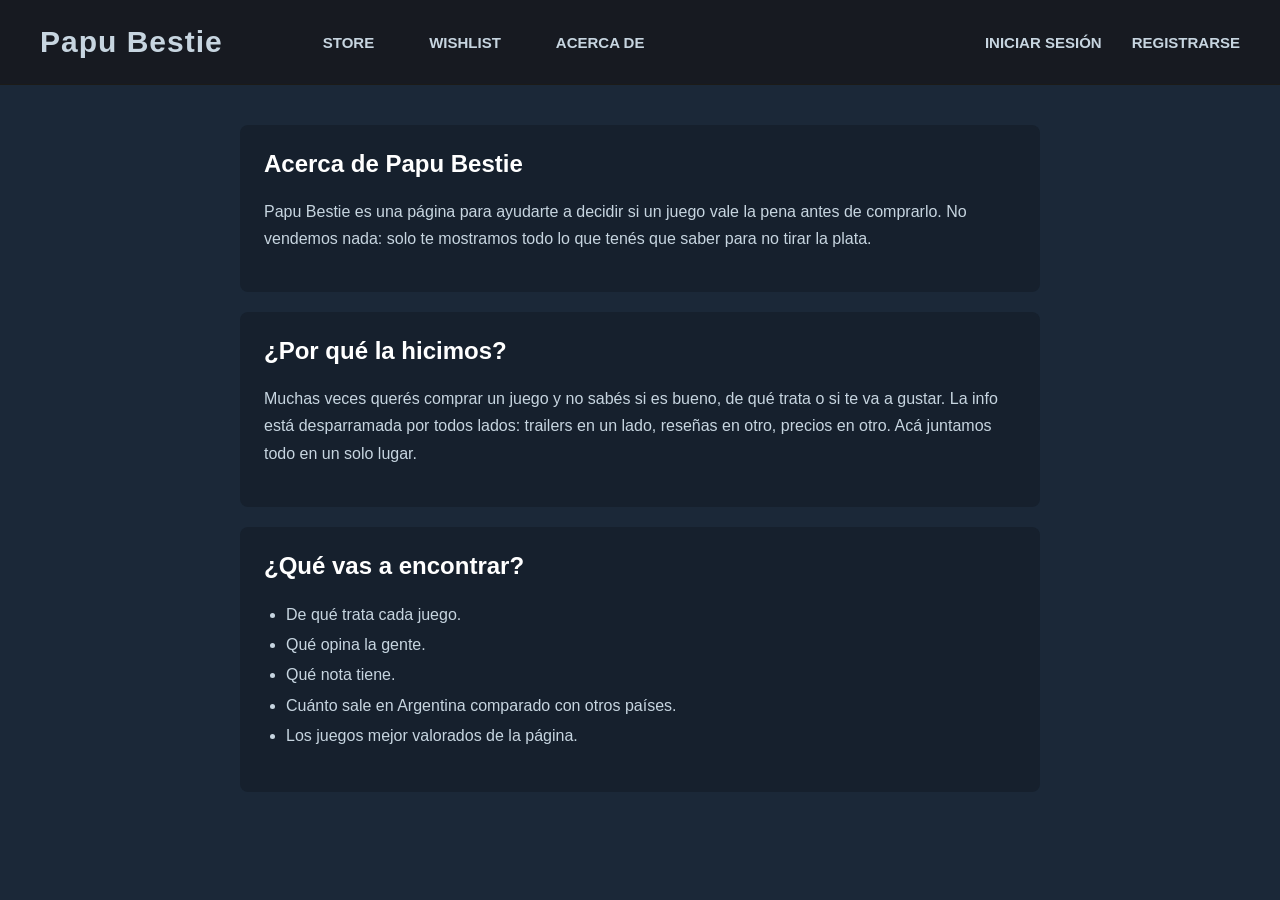
<file: PROYECTOFINALHTML-20261028T020028Z-1-001/PROYECTOFINALHTML/acerca.html>
<!DOCTYPE html>
<html lang="en">
<head>
    <meta charset="UTF-8">
    <meta name="viewport" content="width=device-width, initial-scale=1.0">
    <title>Acerca de - Papu Bestie</title>
    <link rel="stylesheet" href="style/Acerca.css">
     <link rel="stylesheet" href="style/style.css">
</head>
<body>

    <header>
    <nav class="barra-navegadora">
        <div class="logo-PapuBestie">Papu Bestie</div>
        <div class="contenedor-menu">
            <a class="item-menu" href="index.html">Store</a>
            <a class="item-menu" href="wishlist.html">Wishlist</a>
            <a class="item-menu" href="acerca.html">Acerca de</a>
        </div>
        <div class="contenedor-sesion">
            <a class="item-menu" href="login.html">Iniciar Sesión</a>
            <a class="item-menu" href="registrarse.html">Registrarse</a>
        </div>
    </nav>
</header>

<main class="acerca">

    <section class="acerca-bloque">
        <h1>Acerca de Papu Bestie</h1>
        <p>
            Papu Bestie es una página para ayudarte a decidir si un juego vale la pena
            antes de comprarlo. No vendemos nada: solo te mostramos todo lo que tenés
            que saber para no tirar la plata.
        </p>
    </section>

    <section class="acerca-bloque">
        <h2>¿Por qué la hicimos?</h2>
        <p>
            Muchas veces querés comprar un juego y no sabés si es bueno, de qué trata
            o si te va a gustar. La info está desparramada por todos lados: trailers
            en un lado, reseñas en otro, precios en otro. Acá juntamos todo en un solo
            lugar.
        </p>
    </section>

    <section class="acerca-bloque">
        <h2>¿Qué vas a encontrar?</h2>
        <ul class="acerca-lista">
            <li>De qué trata cada juego.</li>
            <li>Qué opina la gente.</li>
            <li>Qué nota tiene.</li>
            <li>Cuánto sale en Argentina comparado con otros países.</li>
            <li>Los juegos mejor valorados de la página.</li>
        </ul>
    </section>

</main>

</body>
</html>
</file>
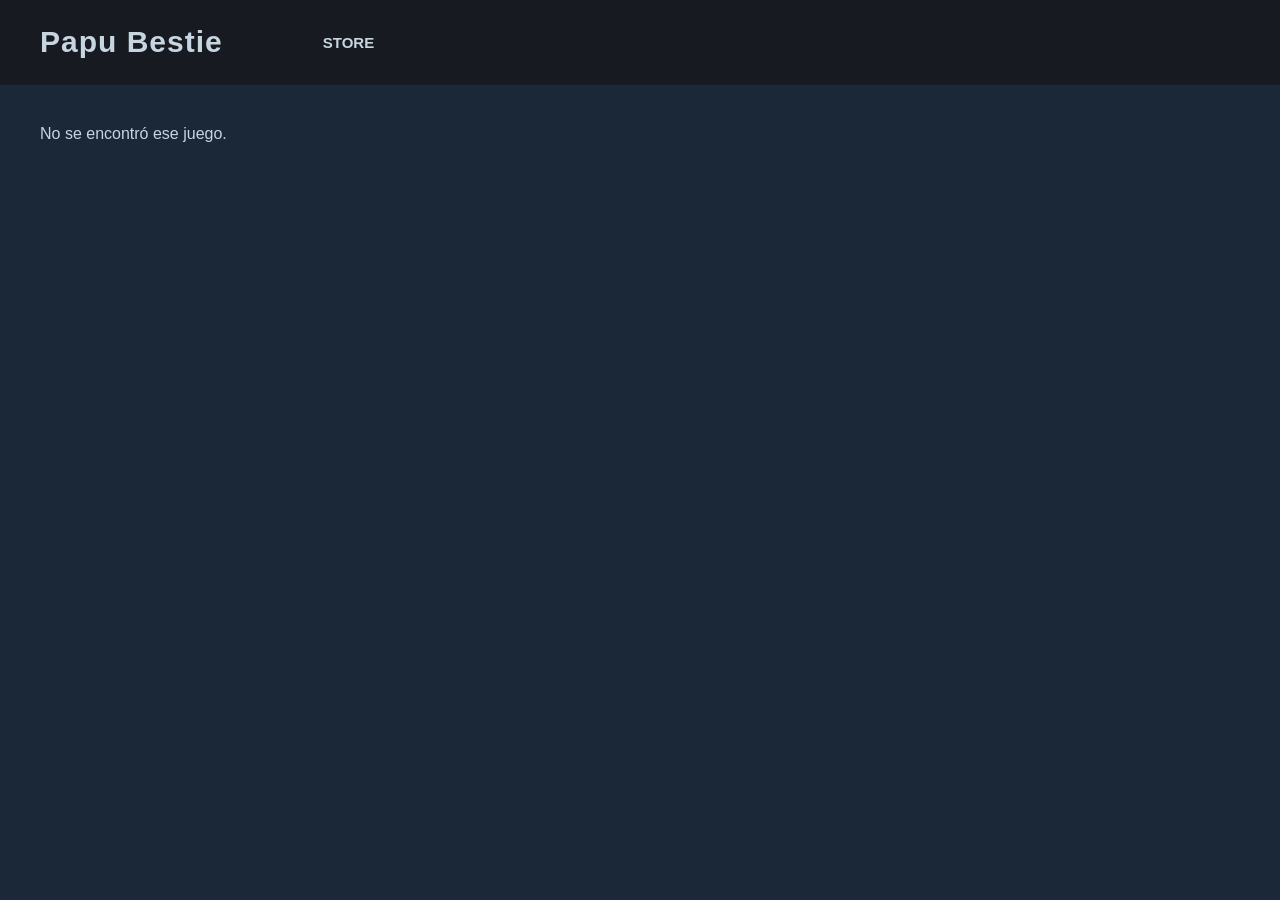
<file: PROYECTOFINALHTML-20261028T020028Z-1-001/PROYECTOFINALHTML/juego.html>
<!DOCTYPE html>
<html lang="es">
<head>
    <meta charset="UTF-8">
    <meta name="viewport" content="width=device-width, initial-scale=1.0">
    <title>Juego - Papu Bestie</title>
    <link rel="stylesheet" href="style/style.css">
    <link rel="stylesheet" href="style/detalle.css">
</head>
<body>

<header>
    <nav class="barra-navegadora">
        <div class="logo-PapuBestie">Papu Bestie</div>
        <div class="contenedor-menu">
            <a class="item-menu" href="index.html">Store</a>
        </div>
    </nav>
</header>

<main class="detalle">
  <section class="detalle-medios" aria-label="Fotos del juego">
    <div class="carrusel">
      <img id="juegoImagen" class="imagen-principal" alt="">
      <button class="carrusel-flecha carrusel-anterior" id="fotoAnterior" type="button" aria-label="Foto anterior">&#10094;</button>
      <button class="carrusel-flecha carrusel-siguiente" id="fotoSiguiente" type="button" aria-label="Foto siguiente">&#10095;</button>
    </div>
    <div id="juegoGaleria" class="galeria-detalle" aria-label="Elegir una foto"></div>
  </section>

  <section class="detalle-informacion">
    <h1 id="juegoNombre"></h1>
    <p id="juegoCategoria" class="juego-categoria"></p>
    <p id="juegoDescripcion"></p>
  </section>
</main>

<script src="js/juegos.js"></script>
<script src="js/detalle.js"></script>
</body>
</html>
</file>
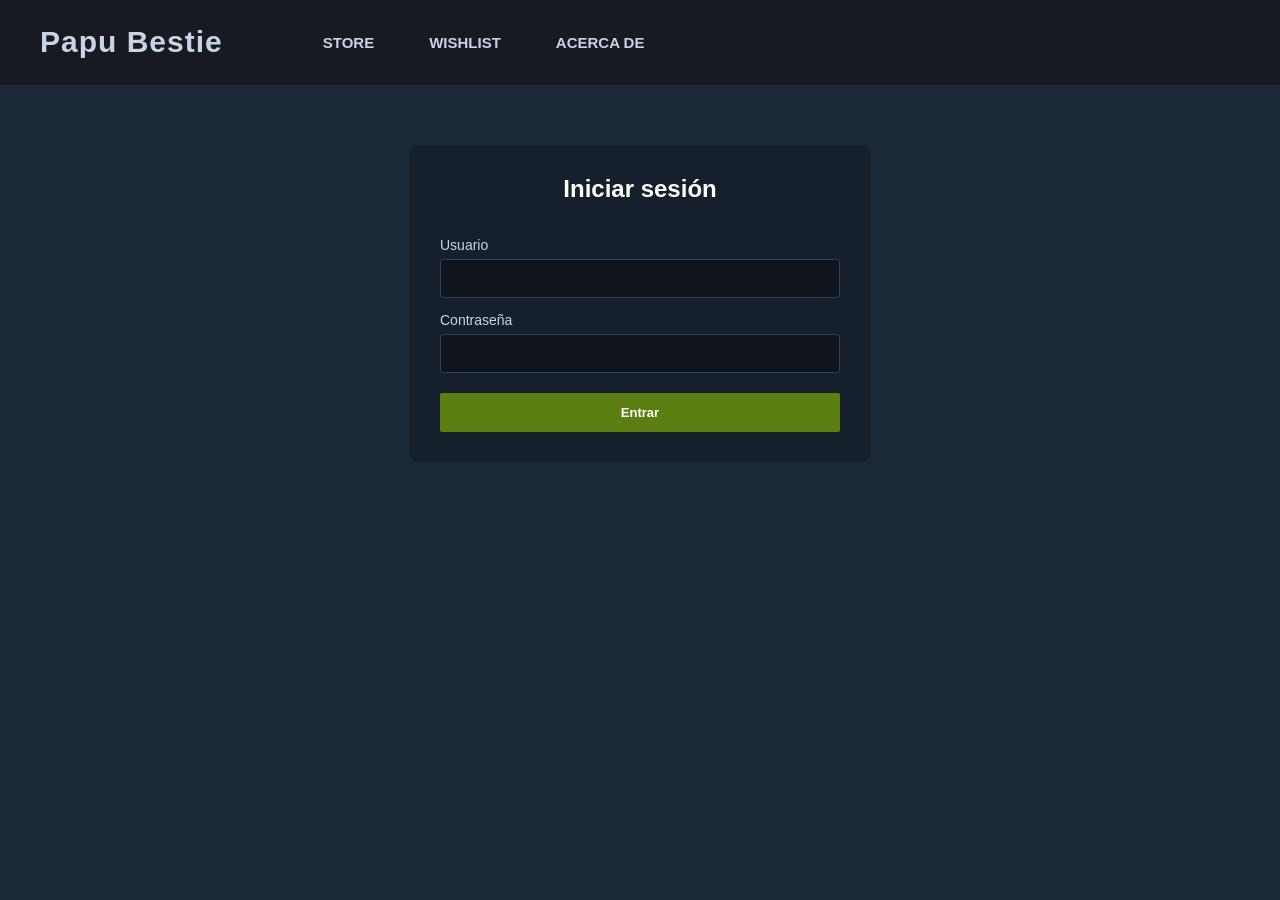
<file: PROYECTOFINALHTML-20261028T020028Z-1-001/PROYECTOFINALHTML/login.html>
<!DOCTYPE html>
<html lang="es">
<head>
    <meta charset="UTF-8">
    <meta name="viewport" content="width=device-width, initial-scale=1.0">
    <title>Iniciar sesión - Papu Bestie</title>
    <link rel="stylesheet" href="style/iniciarSesion.css">
    <link rel="stylesheet" href="style/style.css">
</head>
<body>

<header>
    <nav class="barra-navegadora">
        <div class="logo-PapuBestie">Papu Bestie</div>
        <div class="contenedor-menu">
            <a class="item-menu" href="index.html">Store</a>
            <a class="item-menu" href="wishlist.html">Wishlist</a>
            <a class="item-menu" href="acerca.html">Acerca de</a>
        </div>

    </nav>
</header>

    <section class="formulario">
        <h1>Iniciar sesión</h1>

        <form id="formLogin" novalidate>
            <label for="usuario">Usuario</label>
            <input type="text" id="usuario" autocomplete="username">
            <small class="error" id="errorUsuario"></small>
            <label for="contrasena">Contraseña</label>
            <input type="password" id="contrasena" autocomplete="current-password">
            <small class="error" id="errorContrasena"></small>

            <small class="error" id="errorGeneral" aria-live="polite"></small>

            <button type="submit" class="btn-ver-mas">Entrar</button>
        </form>

    </section>



    <script src="js/login.js"></script>
</body>
</html>
</file>
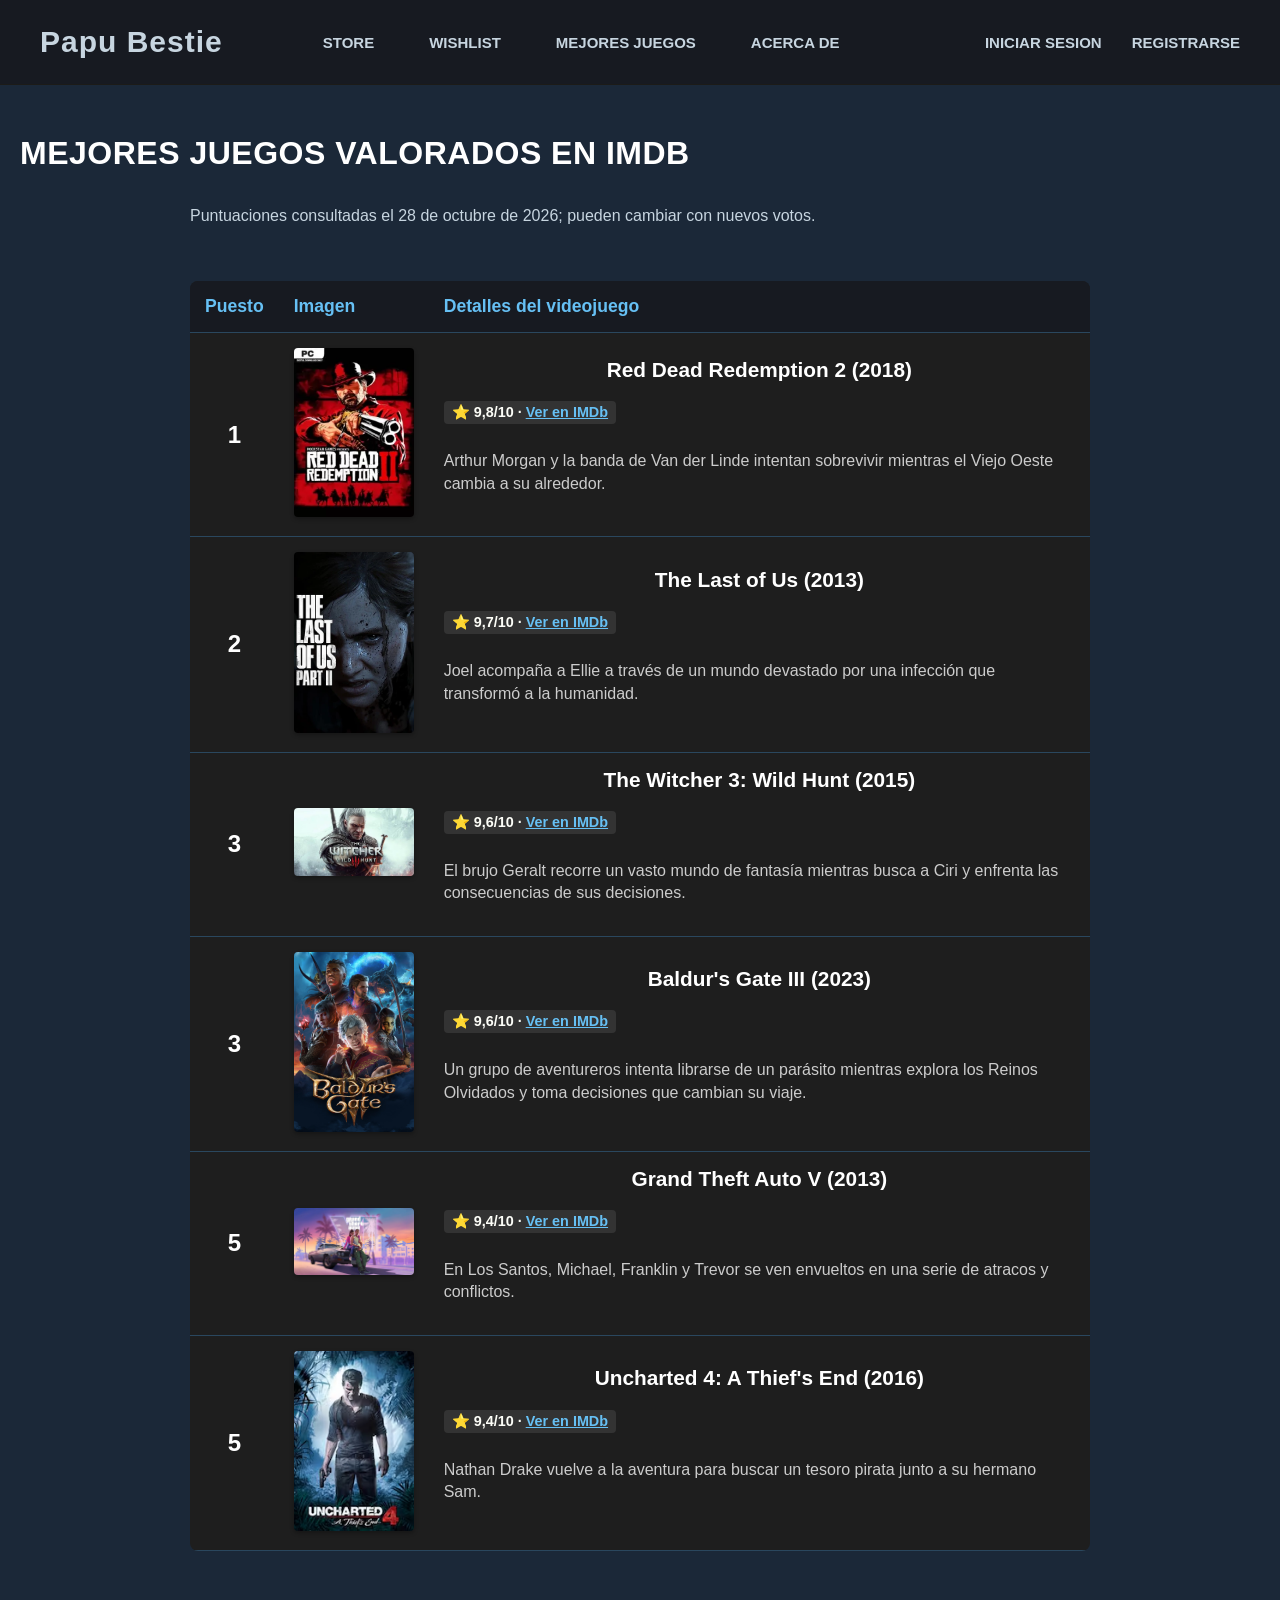
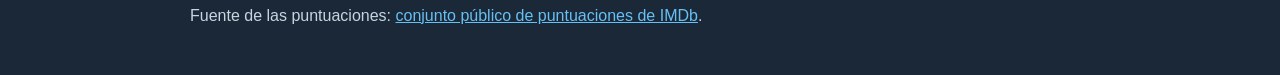
<file: PROYECTOFINALHTML-20261028T020028Z-1-001/PROYECTOFINALHTML/mejorValorados.html>
<!DOCTYPE html>
<html lang="es">
<head>
    <meta charset="UTF-8">
    <meta name="viewport" content="width=device-width, initial-scale=1.0">
    <title>Mejores juegos - Papu Bestie</title>
    <link rel="stylesheet" href="style/style.css">
    <link rel="stylesheet" href="style/cartelera.css">
</head>
<body>
    <header>
    <nav class="barra-navegadora">
        <div class="logo-PapuBestie">Papu Bestie</div>
        <div class="contenedor-menu">
        <a class="item-menu" href="index.html">Store</a>
        <a class="item-menu" href="wishlist.html">Wishlist</a>
        <a class="item-menu" href="mejorValorados.html">Mejores Juegos</a>
        <a class="item-menu" href="acerca.html">Acerca de</a>
            
        </div>
     <div class="contenedor-sesion">
        <a class="item-menu" href="login.html">Iniciar Sesion</a>
        
        <a class="item-menu" href="registrarse.html">Registrarse</a>
        </div>    

    </nav>
</header>

<main>
<section class="contenedor-cartelera">
    <h1 class="titulo-cartelera">Mejores juegos valorados en IMDb</h1>
    <p class="fuente-imdb">Puntuaciones consultadas el 28 de octubre de 2026; pueden cambiar con nuevos votos.</p>
    <div class="tabla-responsive">
    <table class="tabla-juegos">
        <thead>
            <tr>
                <th scope="col">Puesto</th>
                <th scope="col">Imagen</th>
                <th scope="col">Detalles del videojuego</th>
            </tr>
        </thead>
        <tbody>
            <tr>
                <td class="ranking">1</td>
                <td>
                    <img class="foto-juego" src="Seccion Acción-Aventura/red_dead_3.webp" alt="Portada de Red Dead Redemption 2">
                </td>
                <td>
                    <h2 class="titulo">Red Dead Redemption 2 (2018)</h2>
                    <p class="rating">⭐ 9,8/10 · <a href="https://www.imdb.com/title/tt6161168/" target="_blank" rel="noopener noreferrer">Ver en IMDb</a></p>
                    <p class="descripcion">Arthur Morgan y la banda de Van der Linde intentan sobrevivir mientras el Viejo Oeste cambia a su alrededor.</p>
                </td>
            </tr>
            <tr>
                <td class="ranking">2</td>
                <td>
                    <img class="foto-juego" src="SECCION TERROR/thelastofus.webp" alt="Portada de The Last of Us">
                </td>
                <td>
                    <h2 class="titulo">The Last of Us (2013)</h2>
                    <p class="rating">⭐ 9,7/10 · <a href="https://www.imdb.com/title/tt2140553/" target="_blank" rel="noopener noreferrer">Ver en IMDb</a></p>
                    <p class="descripcion">Joel acompaña a Ellie a través de un mundo devastado por una infección que transformó a la humanidad.</p>
                </td>
            </tr>
            <tr>
                <td class="ranking">3</td>
                <td>
                    <img class="foto-juego" src="seccion RPG/the witcher.jpg" alt="Portada de The Witcher 3: Wild Hunt">
                </td>
                <td>
                    <h2 class="titulo">The Witcher 3: Wild Hunt (2015)</h2>
                    <p class="rating">⭐ 9,6/10 · <a href="https://www.imdb.com/title/tt2993508/" target="_blank" rel="noopener noreferrer">Ver en IMDb</a></p>
                    <p class="descripcion">El brujo Geralt recorre un vasto mundo de fantasía mientras busca a Ciri y enfrenta las consecuencias de sus decisiones.</p>
                </td>
            </tr>
            <tr>
                <td class="ranking">3</td>
                <td>
                    <img class="foto-juego" src="seccion RPG/baldurs gate 3.jpg" alt="Portada de Baldur's Gate III">
                </td>
                <td>
                    <h2 class="titulo">Baldur's Gate III (2023)</h2>
                    <p class="rating">⭐ 9,6/10 · <a href="https://www.imdb.com/title/tt13258344/" target="_blank" rel="noopener noreferrer">Ver en IMDb</a></p>
                    <p class="descripcion">Un grupo de aventureros intenta librarse de un parásito mientras explora los Reinos Olvidados y toma decisiones que cambian su viaje.</p>
                </td>
            </tr>
            <tr>
                <td class="ranking">5</td>
                <td>
                    <img class="foto-juego" src="Seccion Acción-Aventura/gtav.webp" alt="Portada de Grand Theft Auto V">
                </td>
                <td>
                    <h2 class="titulo">Grand Theft Auto V (2013)</h2>
                    <p class="rating">⭐ 9,4/10 · <a href="https://www.imdb.com/title/tt2103188/" target="_blank" rel="noopener noreferrer">Ver en IMDb</a></p>
                    <p class="descripcion">En Los Santos, Michael, Franklin y Trevor se ven envueltos en una serie de atracos y conflictos.</p>
                </td>
            </tr>
            <tr>
                <td class="ranking">5</td>
                <td>
                    <img class="foto-juego" src="Seccion Acción-Aventura/Uncharted.avif" alt="Portada de Uncharted 4: A Thief's End">
                </td>
                <td>
                    <h2 class="titulo">Uncharted 4: A Thief's End (2016)</h2>
                    <p class="rating">⭐ 9,4/10 · <a href="https://www.imdb.com/title/tt3334704/" target="_blank" rel="noopener noreferrer">Ver en IMDb</a></p>
                    <p class="descripcion">Nathan Drake vuelve a la aventura para buscar un tesoro pirata junto a su hermano Sam.</p>
                </td>
            </tr>
        </tbody>
    </table>
    </div>
    <p class="fuente-imdb">Fuente de las puntuaciones: <a href="https://datasets.imdbws.com/" target="_blank" rel="noopener noreferrer">conjunto público de puntuaciones de IMDb</a>.</p>
</section>
</main>

</body>
</html>
</file>
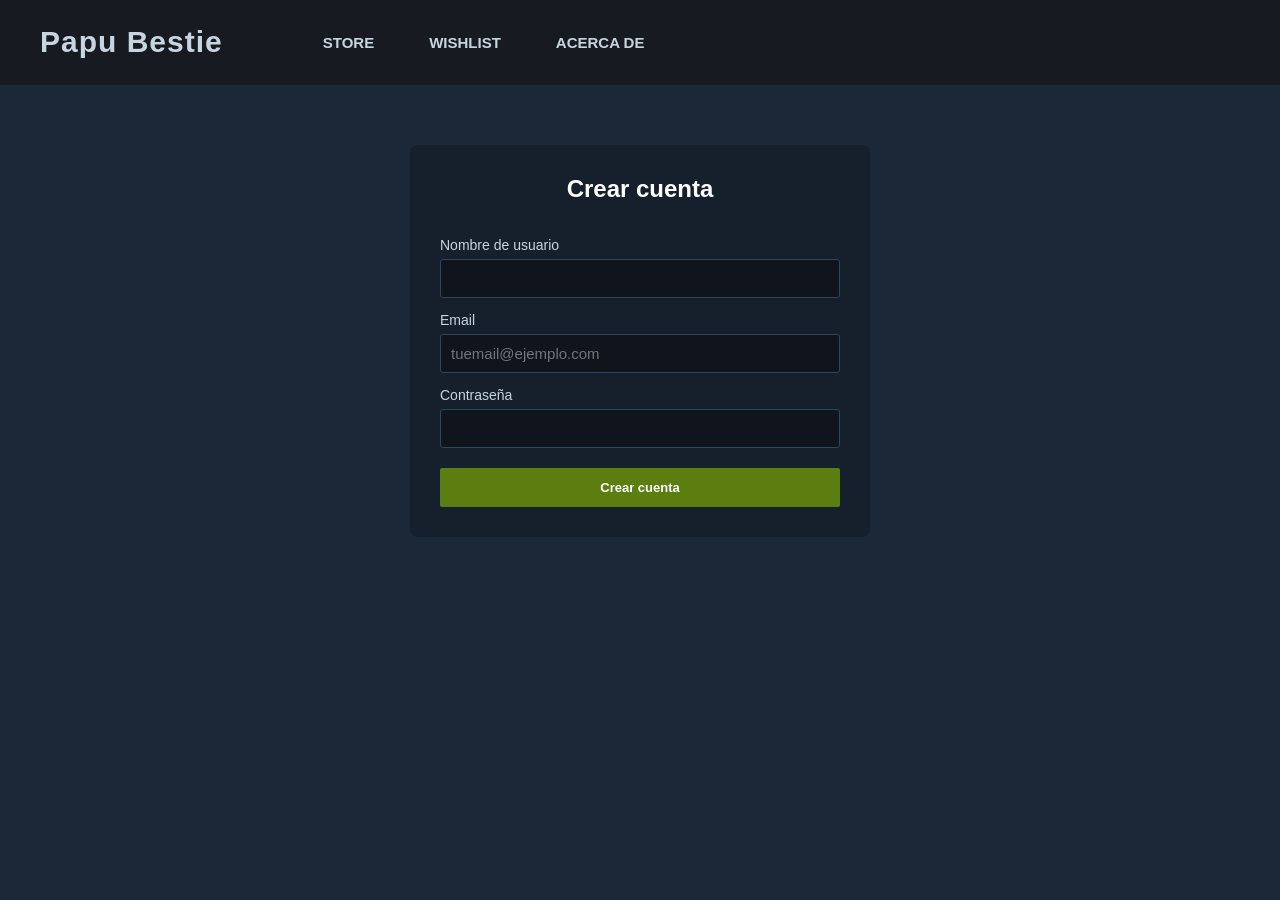
<file: PROYECTOFINALHTML-20261028T020028Z-1-001/PROYECTOFINALHTML/registrarse.html>
<!DOCTYPE html>
<html lang="es">
<head>
    <meta charset="UTF-8">
    <meta name="viewport" content="width=device-width, initial-scale=1.0">
    <title>Crear cuenta - Papu Bestie</title>
    <link rel="stylesheet" href="style/iniciarSesion.css">
    <link rel="stylesheet" href="style/style.css">
</head>
<body>

<header>
    <nav class="barra-navegadora">
        <div class="logo-PapuBestie">Papu Bestie</div>
        <div class="contenedor-menu">
            <a class="item-menu" href="index.html">Store</a>
            <a class="item-menu" href="wishlist.html">Wishlist</a>
            <a class="item-menu" href="acerca.html">Acerca de</a>
        </div>
    </nav>
</header>

    <section class="formulario">
    <h1>Crear cuenta</h1>

    <form id="formregistrarse" novalidate>
        <label for="nombre">Nombre de usuario</label>
        <input type="text" id="nombre" autocomplete="username">
        <small class="error" id="errorNombre" aria-live="polite"></small>

        <label for="email">Email</label>
        <input type="email" id="email" placeholder="tuemail@ejemplo.com" autocomplete="email">
        <small class="error" id="errorEmail" aria-live="polite"></small>

        <label for="contrasena">Contraseña</label>
        <input type="password" id="contrasena" autocomplete="new-password">
        <small class="error" id="errorContrasena" aria-live="polite"></small>

        <button type="submit" class="btn-ver-mas">Crear cuenta</button>
    </form>

</section>



     <script src="js/registrarse.js"></script>
</body>
</html>
</file>
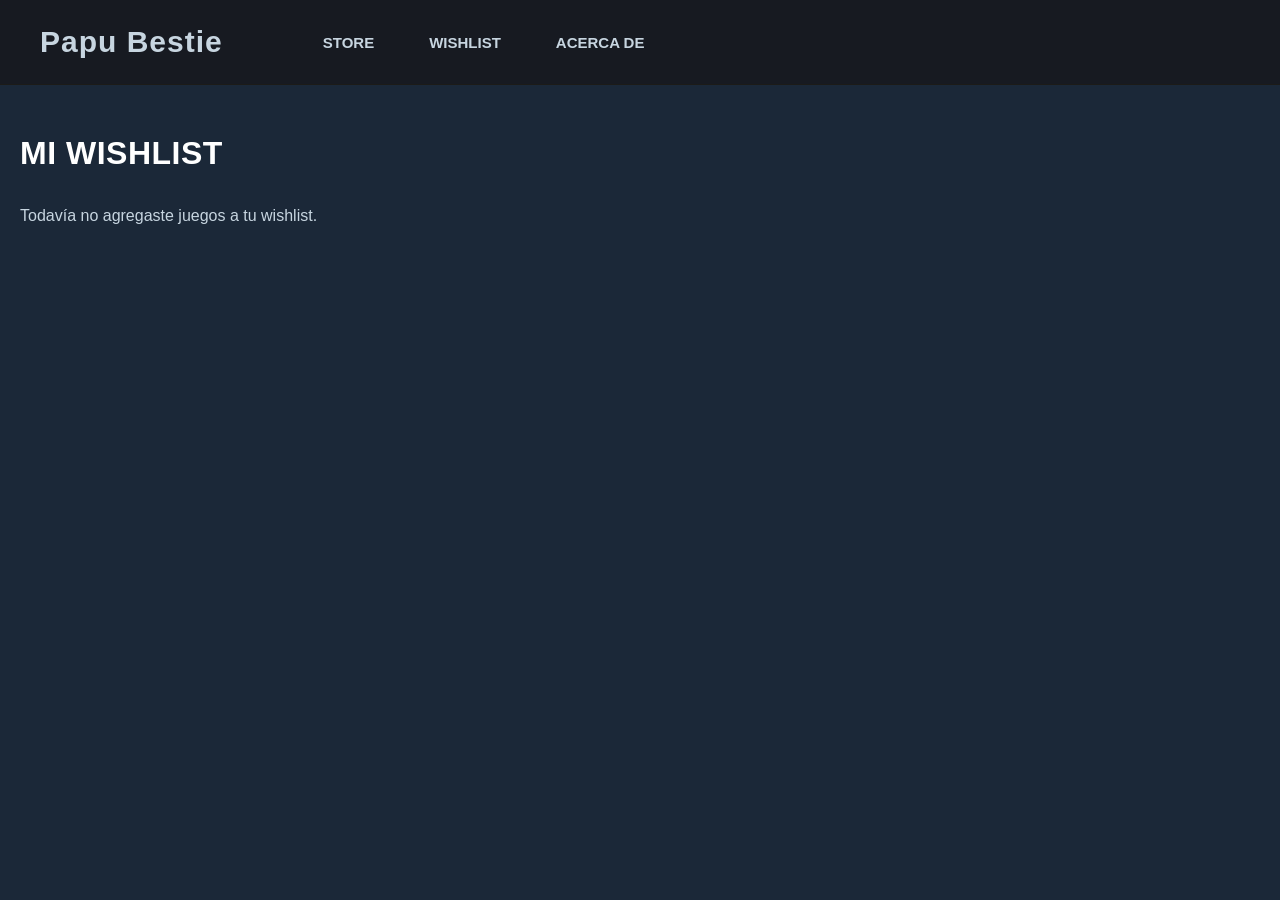
<file: PROYECTOFINALHTML-20261028T020028Z-1-001/PROYECTOFINALHTML/wishlist.html>
<!DOCTYPE html>
<html lang="es">
<head>
    <meta charset="UTF-8">
    <meta name="viewport" content="width=device-width, initial-scale=1.0">
    <title>Wishlist - Papu Bestie</title>
    <link rel="stylesheet" href="style/style.css">
    <link rel="stylesheet" href="style/cartelera.css">
</head>
<body>
    <header>
    <nav class="barra-navegadora">
        <div class="logo-PapuBestie">Papu Bestie</div>
        <div class="contenedor-menu">
            <a class="item-menu" href="index.html">Store</a>
            <a class="item-menu" href="wishlist.html">Wishlist</a>
            <a class="item-menu" href="acerca.html">Acerca de</a>
        </div>
    </nav>
</header>

<main class="contenedor-cartelera">
    <h1 class="titulo-cartelera">Mi Wishlist</h1>
    <p id="wishlistMensaje" aria-live="polite"></p>
    <div id="wishlistJuegos" class="wishlist-grid"></div>
</main>

<script src="js/juegos.js"></script>
<script src="js/wishlist.js"></script>
</body>
</html>
</file>
<file: PROYECTOFINALHTML-20261028T020028Z-1-001/PROYECTOFINALHTML/style/Acerca.css>
.acerca {
    max-width: 800px;
    margin: 40px auto;
    padding: 0 20px;
}

.acerca-bloque {
    background-color: #16202d;
    padding: 24px;
    border-radius: 8px;
    margin-bottom: 20px;
}

.acerca h1,
.acerca h2 { color: #ffffff; margin-top: 1px; }

.acerca p { line-height: 1.7; }

.acerca-lista {
    line-height: 1.9;
    padding-left: 22px;
}

.pie {
    background-color: #171a21;
    color: #8f98a0;
    text-align: center;
    padding: 25px 20px;
    margin-top: 60px;
    font-size: 14px;
}

.pie p { margin: 0; }
</file>
<file: PROYECTOFINALHTML-20261028T020028Z-1-001/PROYECTOFINALHTML/style/style.css>
/* CUERPO DE LA PAGINA */
body {
    background-color: #1b2838;
    color: #c7d5e0;
    margin: 0;
    font-family: Arial, sans-serif;
}

/* DETALLE DEL JUEGO */
.detalle {
    max-width: 1000px;
    margin: 40px auto;
    padding: 0 24px;
}

.detalle h1 {
    color: #ffffff;
}

.imagen-principal {
    display: block;
    width: 100%;
    max-height: 520px;
    object-fit: contain;
    object-position: left center;
    margin: 24px 0;
}

.galeria-detalle {
    display: flex;
    flex-wrap: wrap;
    gap: 16px;
    margin-top: 24px;
}

.galeria-detalle img {
    width: min(100%, 320px);
    border-radius: 6px;
}

/* MENU */
.barra-navegadora {
    display: flex;
    align-items: center;
    justify-content: flex-start;
    background-color: #171a21;
    padding: 25px 40px;
    border-bottom: 1px solid #1c1b18;
    gap: 100px;
}

.logo-PapuBestie {
    font-weight: bold;
    font-size: 30px;
    letter-spacing: 1px;
}

.contenedor-menu {
    display: flex;
    gap: 55px;
}

.contenedor-sesion{
    display: flex;
    align-items: center;
    gap: 30px;           
    margin-left: auto;
    
}    

.item-menu {
    font-size: 15px;
    font-weight: bold;
    text-transform: uppercase;
    color: inherit;
    text-decoration: none;
}

.item-menu:hover { color: #ffffff; }

/* CSS DEL CARRUSEL */
.contenedor-carrusel-banner {
    position: relative;
    max-width: 950px;
    margin: 40px auto;
    background-color: #171a21;
    border-radius: 8px;
    overflow: hidden;
    box-shadow: 0 10px 30px rgba(0, 0, 0, 0.7);
}

.slider-track {
    position: relative;
    width: 100%;
    height: 350px;
}

.slide {
    position: absolute;
    top: 0;
    left: 0;
    width: 100%;
    height: 100%;
    display: none;
    grid-template-columns: 2.2fr 1fr;
    background: linear-gradient(to right, #0f141d, #16202d);
}

.slide.activa { display: grid; }

.slide-imagen {
    width: 100%;
    height: 100%;
    overflow: hidden;
}

.slide-imagen img {
    width: 100%;
    height: 100%;
    object-fit: cover;
    display: block;
    transition: transform 0.4s ease;
}

.slide:hover .slide-imagen img { transform: scale(1.05); }

.slide-info {
    padding: 30px 20px;
    display: flex;
    flex-direction: column;
    justify-content: center;
    color: #ffffff;
}

.slide-info h3 {
    margin: 0 0 10px 0;
    font-size: 22px;
}

.slide-info p {
    color: #66c0f4;
    font-size: 14px;
    margin-bottom: 20px;
}

/* CONFIGURACIONDE LOS BOTONES */
.btn-ver-mas {
    display: inline-block;
    background-color: #5c7e10;
    color: #ffffff;
    text-decoration: none;
    padding: 8px 15px;
    border-radius: 2px;
    font-size: 13px;
    font-weight: bold;
    width: fit-content;
    transition: background 0.2s;
}

.btn-ver-mas:hover { background-color: #709a13; }

.btn-slider {
    position: absolute;
    top: 50%;
    transform: translateY(-50%);
    background-color: rgba(0, 0, 0, 0.6);
    color: white;
    border: none;
    font-size: 24px;
    padding: 15px 10px;
    cursor: pointer;
    z-index: 10;
    transition: background 0.3s;

}
.btn-slider:hover { 
    background-color: rgba(0, 0, 0, 0.9); 
}
.btn-prev { 
left: 0; 
}
.btn-next { 
right: 0; 
}
</file>
<file: PROYECTOFINALHTML-20261028T020028Z-1-001/PROYECTOFINALHTML/style/detalle.css>
.detalle {
    display: grid;
    grid-template-columns: minmax(0, 1.8fr) minmax(260px, 1fr);
    align-items: start;
    gap: 24px;
    max-width: 1200px;
    margin: 40px auto;
    padding: 0 24px;
}

.detalle-medios,
.detalle-informacion {
    min-width: 0;
}

.carrusel {
    position: relative;
    display: grid;
    place-items: center;
    height: clamp(260px, 48vw, 520px);
    overflow: hidden;
    background: #080b10;
}

.imagen-principal {
    display: block;
    width: 100%;
    height: 100%;
    object-fit: contain;
}

.carrusel-flecha {
    position: absolute;
    top: 50%;
    transform: translateY(-50%);
    border: 0;
    padding: 12px 15px;
    background: rgb(0 0 0 / 65%);
    color: #fff;
    font-size: 24px;
    cursor: pointer;
}

.carrusel-flecha:hover {
    background: rgb(0 0 0 / 90%);
}

.carrusel-anterior {
    left: 8px;
}

.carrusel-siguiente {
    right: 8px;
}

.galeria-detalle {
    display: flex;
    gap: 8px;
    margin-top: 8px;
    overflow-x: auto;
}

.miniatura-foto {
    flex: 0 0 120px;
    height: 68px;
    padding: 2px;
    border: 2px solid transparent;
    background: #111923;
    cursor: pointer;
}

.miniatura-foto.activa {
    border-color: #66c0f4;
}

.miniatura-foto img {
    display: block;
    width: 100%;
    height: 100%;
    object-fit: cover;
}

.detalle-informacion {
    padding: 20px;
    background: rgb(13 19 27 / 55%);
}

.detalle-informacion h1 {
    margin-top: 0;
    color: #fff;
}

.juego-categoria {
    color: #66c0f4;
}

#juegoDescripcion {
    line-height: 1.6;
}

@media (max-width: 760px) {
    .detalle {
        grid-template-columns: 1fr;
        margin-top: 24px;
        padding: 0 16px;
    }

    .carrusel {
        height: clamp(230px, 65vw, 420px);
    }

    .detalle-informacion {
        padding: 16px 0;
        background: transparent;
    }
}
</file>
<file: PROYECTOFINALHTML-20261028T020028Z-1-001/PROYECTOFINALHTML/style/iniciarSesion.css>
.formulario {
    max-width: 400px;
    margin: 60px auto;
    padding: 30px;
    background-color: #16202d;
    border-radius: 8px;
   
}

.formulario h1 {
    margin-top: 0;
    color: #ffffff;
    text-align: center;
}

.formulario form {
    display: flex;
    flex-direction: column;
}

.formulario label {
    margin: 14px 0 6px;
    font-size: 14px;
}

.formulario input {
    padding: 10px;
    background-color: #0f141d;
    color: #c7d5e0;
    border: 1px solid #2a475e;
    border-radius: 3px;
    font-size: 15px;
}

.formulario input:focus {
    outline: none;
    border-color: #66c0f4;
}


.formulario button {
    margin-top: 20px;
    border: none;
    padding: 12px;
    cursor: pointer;
    width: 100%;
}

.texto-form {
    text-align: center;
    font-size: 14px;
}

.texto-form a { color: #66c0f4; }
</file>
<file: PROYECTOFINALHTML-20261028T020028Z-1-001/PROYECTOFINALHTML/style/cartelera.css>
.contenedor-cartelera {
    max-width: 1300px;
    margin: 50px auto;
    padding: 0 20px;
}

.titulo-cartelera {
    font-size: 32px;
    font-weight: bold;
    text-transform: uppercase;
    letter-spacing: 0.5px;
    margin-bottom: 35px;
    color: #ffffff;
}

.grilla-peliculas {
    display: grid;
    grid-template-columns: repeat(5, 1fr);
    gap: 24px;
}

.tarjeta-pelicula {
    background-color: #161616;
    border-radius: 8px;
    overflow: hidden;
    display: flex;
    flex-direction: column;
}

.tarjeta-pelicula img {
    transition: transform 0.3s ease;
    cursor: pointer;
}

.tarjeta-pelicula img:hover {
    transform: scale(1.02);
}
.tarjeta-pelicula a {
    color: inherit;
    text-decoration: none;
    display: flex;
    flex-direction: column;
}


.poster-contenedor {
    width: 100%;
    position: relative;
    aspect-ratio: 2 / 3;
    background-color: #1a1a1a;
    overflow: hidden;
}

.poster-contenedor img {
    width: 100%;
    height: 100%;
    object-fit: cover;
}

.info-pelicula {
    display: flex;
    align-items: center;
    justify-content: space-between;
    gap: 8px;
    padding: 16px;
    background-color: #161616;
}

.btn-favorito {
    flex-shrink: 0;
    padding: 6px 8px;
    border: 1px solid #66c0f4;
    border-radius: 4px;
    background: transparent;
    color: #c7d5e0;
    cursor: pointer;
}

.btn-favorito:hover {
    background-color: #2a475e;
}

.wishlist-grid {
    display: grid;
    grid-template-columns: repeat(auto-fill, minmax(180px, 1fr));
    gap: 24px;
}

.wishlist-vacio {
    color: #c7d5e0;
}



.titulo-pelicula {
    font-size: 14px;
    font-weight: bold;
    color: #ffffff;
    margin: 0;
    text-transform: uppercase;
    letter-spacing: 0.5px;

}

h2 {
color: #ffffff;
margin-bottom: 20px;
text-align: center;
}
table {
    width: 80%;
    max-width: 900px;
    border-collapse: collapse;
    margin:40px auto;
    background-color: #1e1e1e;
    border-radius: 8px;
    overflow: hidden;

}
 
th, td {
    padding: 15px;
    text-align: left;
    border-bottom: 1px solid #2a475e;
    
}

th {
    background-color: #171a21;
    color: #66c0f4;
    font-size: 1.1em;
}
    
tr:hover {
    background-color: #2a2a2a;
}

.ranking {
    font-size: 1.5em;
    font-weight: bold;
    text-align: center;
    color: #ffffff;
    width: 50px;
}

.tabla-juegos .foto-juego {
    width: 120px;
    height: auto;
    border-radius: 4px;
    box-shadow: 0 2px 4px rgba(0,0,0,0.3);
}

.fuente-imdb {
    max-width: 900px;
    margin: 16px auto;
    color: #c7d5e0;
}

.fuente-imdb a,
.tabla-juegos .rating a {
    color: #66c0f4;
}

.tabla-responsive {
    overflow-x: auto;
}

@media (max-width: 600px) {
    .tabla-juegos {
        width: 100%;
    }

    .tabla-juegos th,
    .tabla-juegos td {
        padding: 8px;
    }

    .tabla-juegos .foto-juego {
        width: 80px;
    }
}

.titulo {
    font-size: 1.3em;
    font-weight: bold;
    margin: 0 0 5px 0; 
    color: #ffffff;

}

.rating {
    display: inline-block;
    background-color: #333333;
    color: #fcfdf7;
    padding: 3px 8px;
    border-radius: 4px;
    font-weight: bold;
    font-size: 0.9em;
    margin-bottom: 10px;
    
}

.descripcion {
    color: #cccccc;
    line-height: 1.4;
}
</file>
